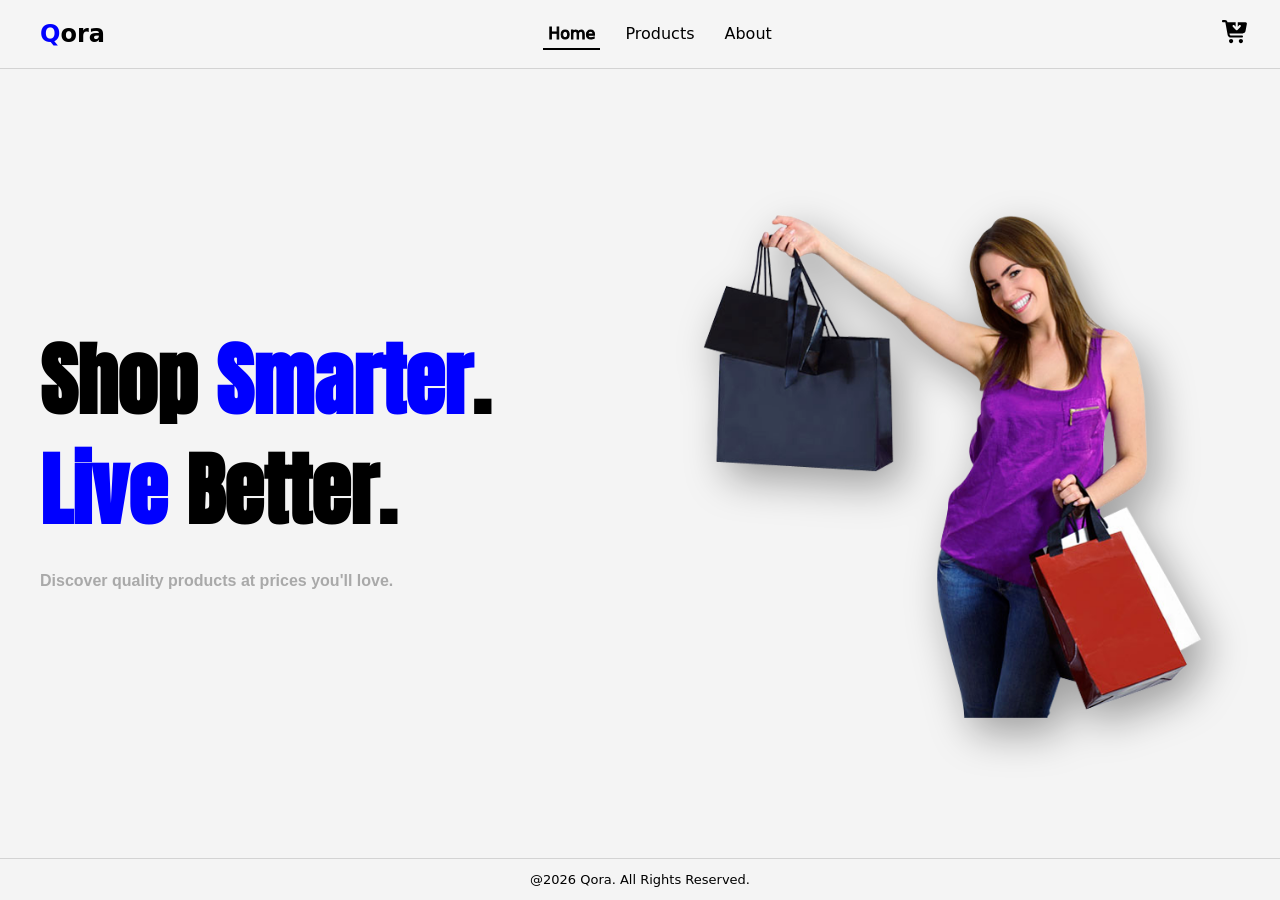
<file: index.html>
<!DOCTYPE html>
<html lang="en">

    <head>
        <title>Qora</title>
        <meta charset="utf-8">
        <meta name="viewport" content="width= device-width, initial-scale= 1.0">
        <link rel="stylesheet" href="nav.css">
        <link rel="stylesheet" href="style.css">
        <link rel="stylesheet" href="footer.css">
        <link rel="stylesheet" href="products.css">
        <link rel="stylesheet" href="home.css">
        <link href="https://fonts.googleapis.com/css2?family=Anton&display=swap" rel="stylesheet">
        <link rel="shortcut icon" href="q.svg" type="image/x-icon">
    </head>

    <body>

        <nav>
            <a href="index.html" class="brand"><h1><span class="letterQ">Q</span>ora</h1></a>

            <ul>
                <li><a href="#" class="navlink active">Home</a></li>
                <li><a href="products.html" class="navlink">Products</a></li>
                <li><a href="about.html" class="navlink">About</a></li>
            </ul>

            <a href="#" id="cart" onclick="openCart(); return false;">
                <img src="cart.svg" alt="cart">
            </a>
        </nav>

        <main class="hero">
            <div class="hero-container">
                <h1 class="tagline">
                    <span class="typing-line black">Shop <span>Smarter</span>.</span><br>
                    <span class="typing-line black"> <span>Live</span> Better.</span>
                </h1>

                <p class="description typing-line">Discover quality products at prices you'll love.</p>
            </div>

            <div class="hero-image">
                <img src="person.png" alt="A woman with shopping bags.">
            </div>
        </main>

        <footer>
            <p>@2026 Qora. All Rights Reserved.</p>
        </footer>

        <script src="script.js"></script>
    </body>
</html>
</file>
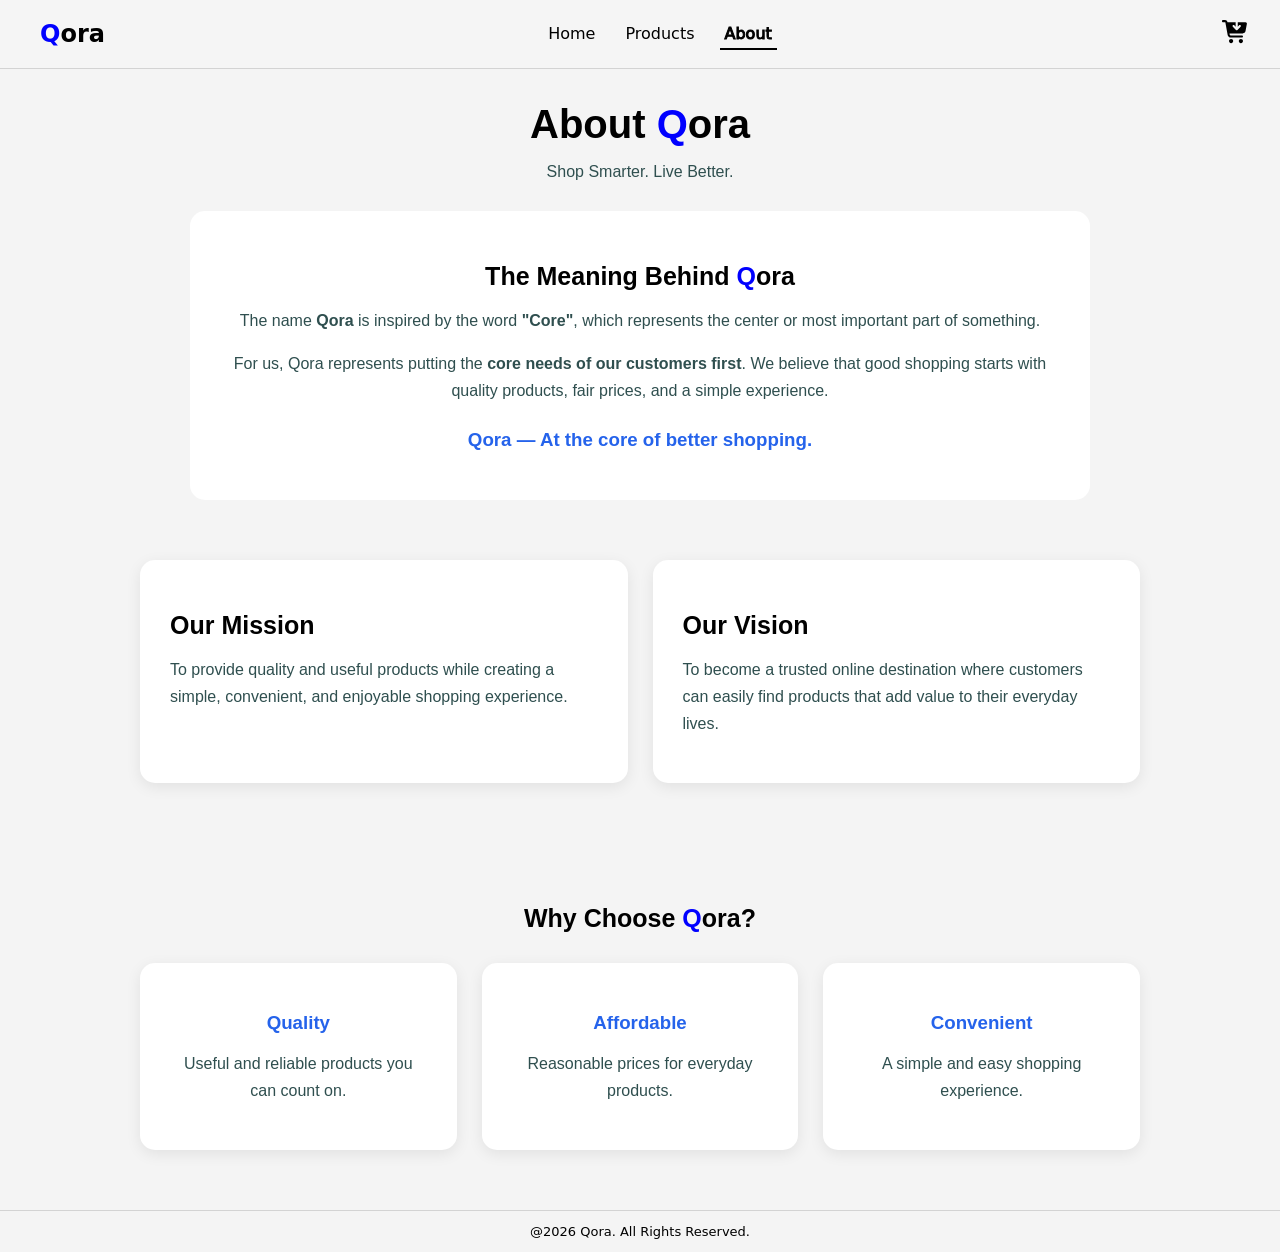
<file: about.html>
<!DOCTYPE html>
<html lang="en">

    <head>
        <title>Qora</title>
        <meta charset="utf-8">
        <meta name="viewport" content="width= device-width, initial-scale= 1.0">
        <link rel="stylesheet" href="nav.css">
        <link rel="stylesheet" href="style.css">
        <link rel="stylesheet" href="footer.css">
        <link rel="stylesheet" href="products.css">
        <link rel="shortcut icon" href="q.svg" type="image/x-icon">
        <link rel="stylesheet" href="about.css">
    </head>

    <body>

        <nav>
            <a href="index.html" class="brand"><h1><span class="letterQ">Q</span>ora</h1></a>

            <ul>
                <li><a href="index.html" class="navlink">Home</a></li>
                <li><a href="products.html" class="navlink">Products</a></li>
                <li><a href="#" class="navlink active">About</a></li>
            </ul>

            <a href="#" id="cart" onclick="openCart(); return false;">
                <img src="cart.svg" alt="cart">
            </a>
        </nav>

        <main class="about">

            <section class="about-hero">
                <h1>About <span class="letterQ">Q</span>ora</h1>
                <p>Shop Smarter. Live Better.</p>
            </section>

            <section class="meaning-section card">
                <h2>The Meaning Behind <span class="letterQ">Q</span>ora</h2>
                <p>
                    The name <strong>Qora</strong> is inspired by the word
                    <strong>"Core"</strong>, which represents the center or
                    most important part of something.
                </p>

                <p>
                    For us, Qora represents putting the
                    <strong>core needs of our customers first</strong>.
                    We believe that good shopping starts with quality products,
                    fair prices, and a simple experience.
                </p>

                <h3>Qora — At the core of better shopping.</h3>
            </section>

            <section class="mission-section card">

                <div class="info-card">
                    <h2>Our Mission</h2>
                    <p>
                        To provide quality and useful products while creating
                        a simple, convenient, and enjoyable shopping experience.
                    </p>
                </div>

                <div class="info-card card">
                    <h2>Our Vision</h2>
                    <p>
                        To become a trusted online destination where customers
                        can easily find products that add value to their everyday lives.
                    </p>
                </div>

            </section>

            <section class="why-qora">
                <h2>Why Choose <span class="letterQ">Q</span>ora?</h2>

                <div class="why-grid">

                    <div class="why-card card">
                        <h3>Quality</h3>
                        <p>Useful and reliable products you can count on.</p>
                    </div>

                    <div class="why-card card">
                        <h3>Affordable</h3>
                        <p>Reasonable prices for everyday products.</p>
                    </div>

                    <div class="why-card card">
                        <h3>Convenient</h3>
                        <p>A simple and easy shopping experience.</p>
                    </div>

                </div>
            </section>

        </main>

        <footer>
            <p>@2026 Qora. All Rights Reserved.</p>
        </footer>

        <script src="script.js"></script>
    </body>
</html>
</file>
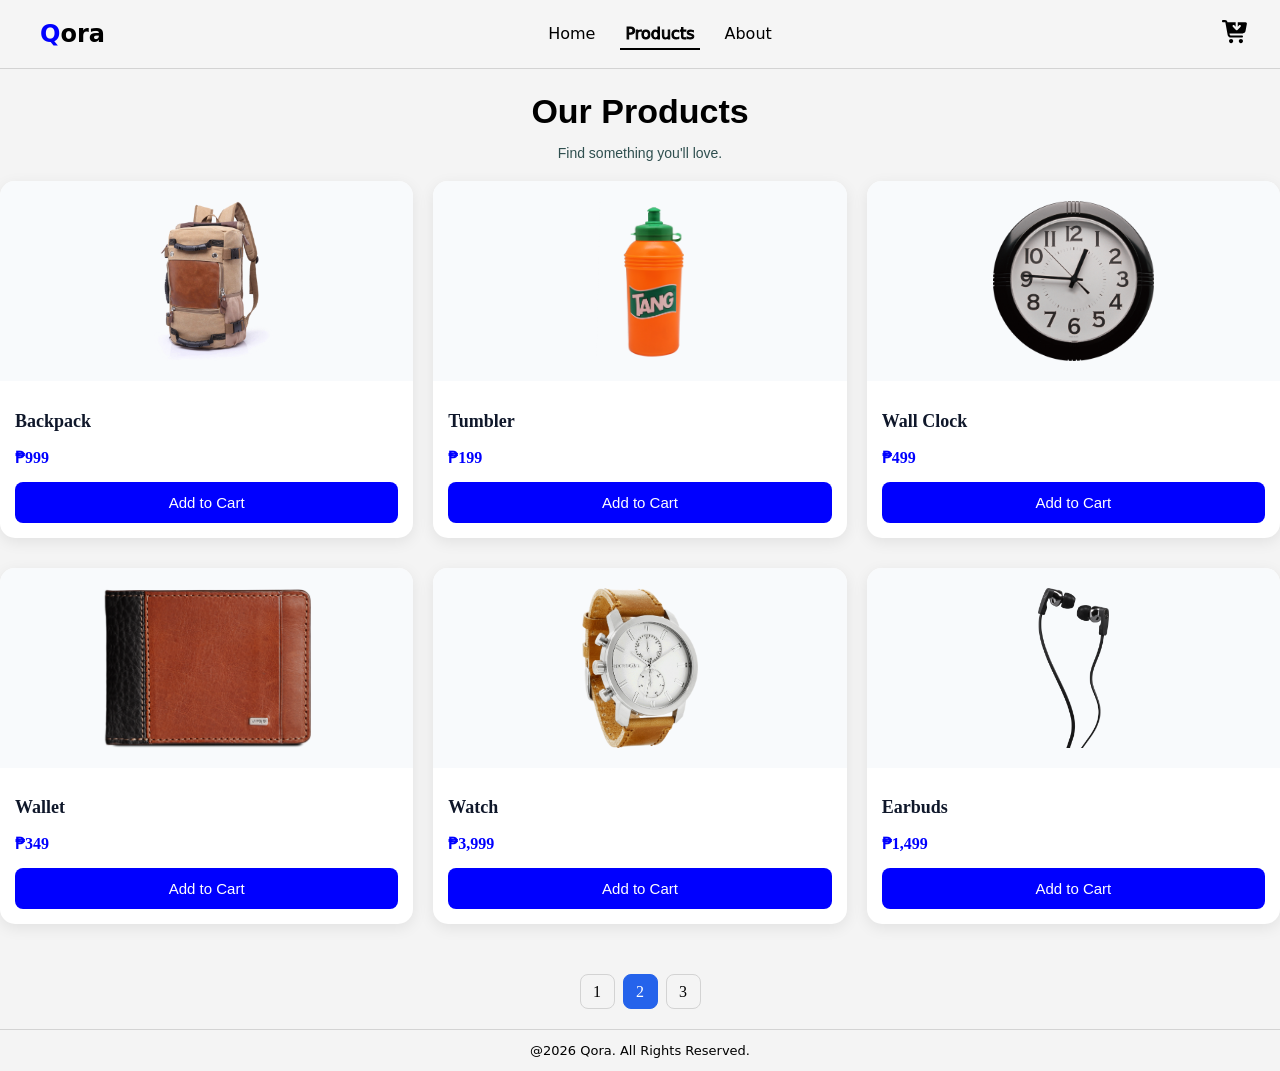
<file: products-2.html>
<!DOCTYPE html>
<html lang="en">

    <head>
        <title>Qora</title>
        <meta charset="utf-8">
        <meta name="viewport" content="width= device-width, initial-scale= 1.0">
        <link rel="stylesheet" href="nav.css">
        <link rel="stylesheet" href="style.css">
        <link rel="stylesheet" href="footer.css">
        <link rel="stylesheet" href="products.css">
        <link rel="shortcut icon" href="q.svg" type="image/x-icon">

    </head>

    <body>

        <nav>
            <a href="index.html" class="brand"><h1><span class="letterQ">Q</span>ora</h1></a>

            <ul>
                <li><a href="index.html" class="navlink">Home</a></li>
                <li><a href="#" class="navlink active">Products</a></li>
                <li><a href="about.html" class="navlink">About</a></li>
            </ul>

            <a href="#" id="cart" onclick="openCart(); return false;">
                <img src="cart.svg" alt="cart">
            </a>
        </nav>

    <main>
            <div class="products-header">
                <h1>Our Products</h1>
                <p>Find something you'll love.</p>
            </div>

            <div class="product-grid">

                <div class="product-card">
                    <div class="product-image">
                        <img src="products/backpack.png" alt="Backpack">
                    </div>

                    <div class="product-info">
                        <h2>Backpack</h2>
                        <p>₱999</p>
                        <button onclick="addToCart('Backpack', 999)">Add to Cart</button>
                    </div>
                </div>

                <div class="product-card">
                    <div class="product-image">
                        <img src="products/tumbler.png" alt="Tumbler">
                    </div>

                    <div class="product-info">
                        <h2>Tumbler</h2>
                        <p>₱199</p>
                        <button onclick="addToCart('Tumbler', 199)">Add to Cart</button>
                    </div>
                </div>

                <div class="product-card">
                    <div class="product-image">
                        <img src="products/wall-clock.png" alt="Wall Clock">
                    </div>

                    <div class="product-info">
                        <h2>Wall Clock</h2>
                        <p>₱499</p>
                        <button onclick="addToCart('Wall Clock', 499)">Add to Cart</button>
                    </div>
                </div>

                <div class="product-card">
                    <div class="product-image">
                        <img src="products/wallet.png" alt="Wallet">
                    </div>

                    <div class="product-info">
                        <h2>Wallet</h2>
                        <p>₱349</p>
                        <button onclick="addToCart('Wallet', 349)">Add to Cart</button>
                    </div>
                </div>

                <div class="product-card">
                    <div class="product-image">
                        <img src="products/watch.png" alt="Watch">
                    </div>

                    <div class="product-info">
                        <h2>Watch</h2>
                        <p>₱3,999</p>
                        <button onclick="addToCart('Watch', 3999)">Add to Cart</button>
                    </div>
                </div>

                <div class="product-card">
                    <div class="product-image">
                        <img src="products/earbuds.png" alt="Earbuds">
                    </div>

                    <div class="product-info">
                        <h2>Earbuds</h2>
                        <p>₱1,499</p>
                        <button onclick="addToCart('Earbuds', 1499)">Add to Cart</button>
                    </div>
                </div>
            </div>

        <div class="pagination">
            <a href="products.html">1</a>
            <a href="#" class="active-page">2</a>
            <a href="products-3.html">3</a>
        </div>

    </main>

        <footer>
            <p>@2026 Qora. All Rights Reserved.</p>
        </footer>

        <script src="script.js"></script>
    </body>
</html>
</file>
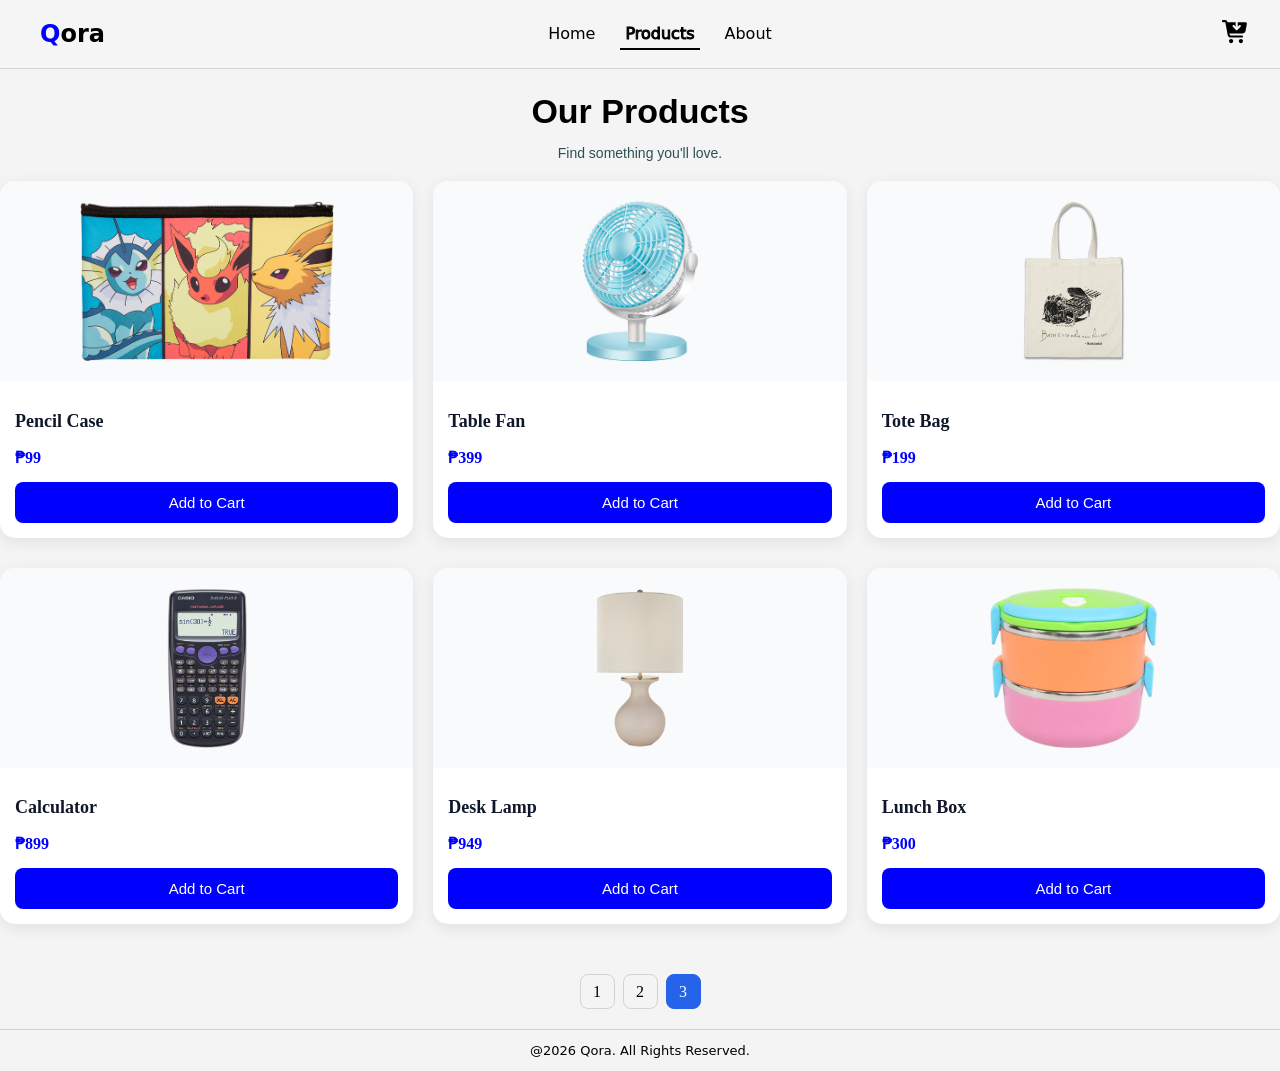
<file: products-3.html>
<!DOCTYPE html>
<html lang="en">

    <head>
        <title>Qora</title>
        <meta charset="utf-8">
        <meta name="viewport" content="width= device-width, initial-scale= 1.0">
        <link rel="stylesheet" href="nav.css">
        <link rel="stylesheet" href="style.css">
        <link rel="stylesheet" href="footer.css">
        <link rel="stylesheet" href="products.css">
        <link rel="shortcut icon" href="q.svg" type="image/x-icon">

    </head>

    <body>

        <nav>
            <a href="index.html" class="brand"><h1><span class="letterQ">Q</span>ora</h1></a>

            <ul>
                <li><a href="index.html" class="navlink">Home</a></li>
                <li><a href="#" class="navlink active">Products</a></li>
                <li><a href="about.html" class="navlink">About</a></li>
            </ul>

            <a href="#" id="cart" onclick="openCart(); return false;">
                <img src="cart.svg" alt="cart">
            </a>
        </nav>

    <main>
            <div class="products-header">
                <h1>Our Products</h1>
                <p>Find something you'll love.</p>
            </div>

            <div class="product-grid">

                <div class="product-card">
                    <div class="product-image">
                        <img src="products/pencil case.png" alt="Pencil Case">
                    </div>

                    <div class="product-info">
                        <h2>Pencil Case</h2>
                        <p>₱99</p>
                        <button onclick="addToCart('Pencil Case', 99)">Add to Cart</button>
                    </div>
                </div>

                <div class="product-card">
                    <div class="product-image">
                        <img src="products/table fan.png" alt="Table Fan">
                    </div>

                    <div class="product-info">
                        <h2>Table Fan</h2>
                        <p>₱399</p>
                        <button onclick="addToCart('Table Fan', 399)">Add to Cart</button>
                    </div>
                </div>

                <div class="product-card">
                    <div class="product-image">
                        <img src="products/tote-bag.png" alt="Tote Bag">
                    </div>

                    <div class="product-info">
                        <h2>Tote Bag</h2>
                        <p>₱199</p>
                        <button onclick="addToCart('Tote Bag', 199)">Add to Cart</button>
                    </div>
                </div>

                <div class="product-card">
                    <div class="product-image">
                        <img src="products/calculator.png" alt="Calculator">
                    </div>

                    <div class="product-info">
                        <h2>Calculator</h2>
                        <p>₱899</p>
                        <button onclick="addToCart('Calculator', 899)">Add to Cart</button>
                    </div>
                </div>

                <div class="product-card">
                    <div class="product-image">
                        <img src="products/desk-lamp.png" alt="Desk Lamp">
                    </div>

                    <div class="product-info">
                        <h2>Desk Lamp</h2>
                        <p>₱949</p>
                        <button onclick="addToCart('Desk Lamp', 949)">Add to Cart</button>
                    </div>
                </div>

                <div class="product-card">
                    <div class="product-image">
                        <img src="products/lunch-box.png" alt="Lunch Box">
                    </div>

                    <div class="product-info">
                        <h2>Lunch Box</h2>
                        <p>₱300</p>
                        <button onclick="addToCart('Lunch Box', 300)">Add to Cart</button>
                    </div>
                </div>
            </div>

        <div class="pagination">
            <a href="products.html">1</a>
            <a href="products-2.html">2</a>
            <a href="#" class="active-page">3</a>
        </div>

    </main>

        <footer>
            <p>@2026 Qora. All Rights Reserved.</p>
        </footer>

        <script src="script.js"></script>
    </body>
</html>
</file>
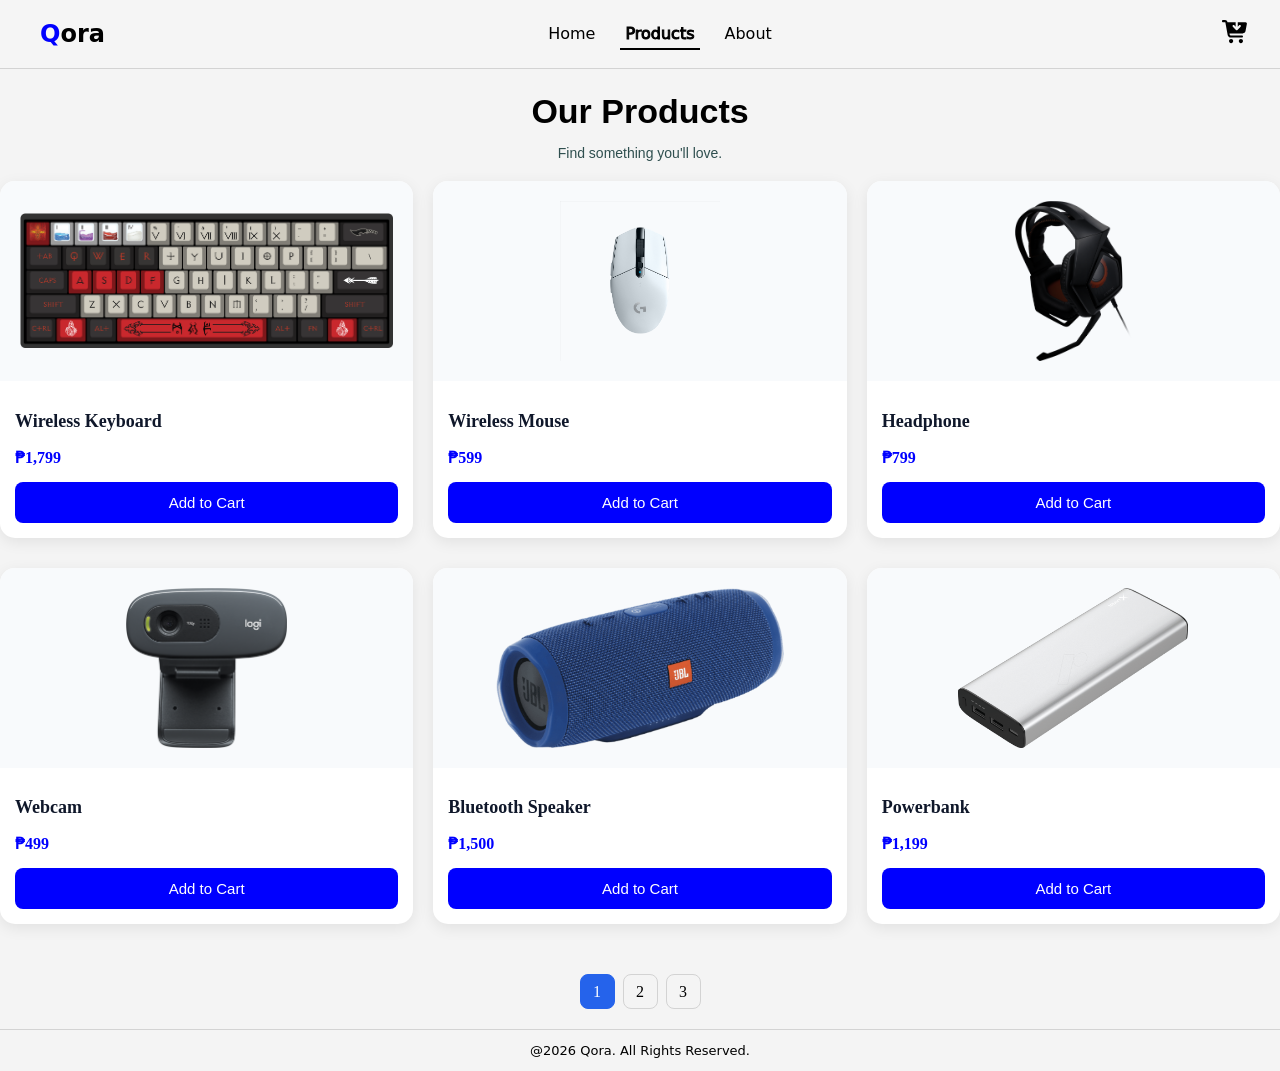
<file: products.html>
<!DOCTYPE html>
<html lang="en">

    <head>
        <title>Qora</title>
        <meta charset="utf-8">
        <meta name="viewport" content="width= device-width, initial-scale= 1.0">
        <link rel="stylesheet" href="nav.css">
        <link rel="stylesheet" href="style.css">
        <link rel="stylesheet" href="footer.css">
        <link rel="stylesheet" href="products.css">
        <link rel="shortcut icon" href="q.svg" type="image/x-icon">

    </head>

    <body>

        <nav>
            <a href="index.html" class="brand"><h1><span class="letterQ">Q</span>ora</h1></a>

            <ul>
                <li><a href="index.html" class="navlink">Home</a></li>
                <li><a href="#" class="navlink active">Products</a></li>
                <li><a href="about.html" class="navlink">About</a></li>
            </ul>

            <a href="#" id="cart" onclick="openCart(); return false;">
                <img src="cart.svg" alt="cart">
            </a>
        </nav>

    <main>
            <div class="products-header">
                <h1>Our Products</h1>
                <p>Find something you'll love.</p>
            </div>

            <div class="product-grid">

                <div class="product-card">
                    <div class="product-image">
                        <img src="products/keyboard.png" alt="Wireless Keyboard">
                    </div>

                    <div class="product-info">
                        <h2>Wireless Keyboard</h2>
                        <p>₱1,799</p>
                        <button onclick="addToCart('Wireless Keyboard', 1799)">Add to Cart</button>
                    </div>
                </div>

                <div class="product-card">
                    <div class="product-image">
                        <img src="products/mouse.png" alt="Wireless Mouse">
                    </div>

                    <div class="product-info">
                        <h2>Wireless Mouse</h2>
                        <p>₱599</p>
                        <button onclick="addToCart('Wireless Mouse', 599)">Add to Cart</button>
                    </div>
                </div>

                <div class="product-card">
                    <div class="product-image">
                        <img src="products/headphone.png" alt="Headphone">
                    </div>

                    <div class="product-info">
                        <h2>Headphone</h2>
                        <p>₱799</p>
                        <button onclick="addToCart('Headphone', 799)">Add to Cart</button>
                    </div>
                </div>

                <div class="product-card">
                    <div class="product-image">
                        <img src="products/webcam.png" alt="Webcam">
                    </div>

                    <div class="product-info">
                        <h2>Webcam</h2>
                        <p>₱499</p>
                        <button onclick="addToCart('Webcam', 499)">Add to Cart</button>
                    </div>
                </div>

                <div class="product-card">
                    <div class="product-image">
                        <img src="products/speaker.png" alt="Speaker">
                    </div>

                    <div class="product-info">
                        <h2>Bluetooth Speaker</h2>
                        <p>₱1,500</p>
                        <button onclick="addToCart('Bluetooth Speaker', 1500)">Add to Cart</button>
                    </div>
                </div>

                <div class="product-card">
                    <div class="product-image">
                        <img src="products/powerbank.png" alt="Powerbank">
                    </div>

                    <div class="product-info">
                        <h2>Powerbank</h2>
                        <p>₱1,199</p>
                        <button onclick="addToCart('Powerbank', 1199)">Add to Cart</button>
                    </div>
                </div>
            </div>

        <div class="pagination">
            <a href="#" class="active-page">1</a>
            <a href="products-2.html">2</a>
            <a href="products-3.html">3</a>
        </div>

    </main>

        <!-- Cart Modal -->
        <div id="cartModal" class="cart-modal">
            <div class="cart-panel">
                <div class="cart-header">
                    <h2>Shopping Cart</h2>
                    <button class="close-cart" onclick="closeCart()">✕</button>
                </div>
                <div id="cartList" class="cart-items">
                    <p>Cart is empty</p>
                </div>
                <div class="cart-footer">
                    <div class="cart-total">
                        Total: ₱<span id="total">0</span>
                    </div>
                    <button class="checkout-btn" onclick="checkoutCart()">Checkout</button>
                </div>
            </div>
        </div>

        <footer>
            <p>@2026 Qora. All Rights Reserved.</p>
        </footer>

        <script src="script.js"></script>
    </body>
</html>
</file>
<file: nav.css>
nav{
    border-bottom: 1px solid lightgray;
    background-color: #f5f5f5;
    display: grid;
    grid-template-columns: 1fr auto 1fr;
    align-items: center;
    font-family: system-ui, -apple-system, BlinkMacSystemFont, 'Segoe UI', Roboto, Oxygen, Ubuntu, Cantarell, 'Open Sans', 'Helvetica Neue', sans-serif;
}

nav ul li{
    list-style: none;
}

.navlink{
    color: black;
    text-decoration: none;
    border-bottom: 2px solid transparent;
    padding: 5px;
}

.navlink:hover{
    -webkit-text-stroke: 1px black;
    border-bottom: 2px solid black;
}

nav ul{
    display: flex;
    gap: 20px;
    justify-self: center;
}

.brand{
    justify-self: start;
    margin-left: 40px;
    text-decoration: none;
    color: black;
}

#cart{
    justify-self: end;
    margin-right: 30px;
    color: black;
    text-decoration: none;
}

#cart img{
    width: 28px;
    height: 28px;
}

.active{
    -webkit-text-stroke: 1px black;
    border-bottom: 2px solid black;
}

.letterQ{
    color: blue;
}

@media (max-width: 768px) {

    nav {
        grid-template-columns: 1fr auto 1fr;
    }

    nav ul {
        gap: 10px;
    }

    .brand {
        margin-left: 20px;
    }

    #cart {
        margin-right: 20px;
    }
}

@media (max-width: 480px) {

    nav {
        grid-template-columns: 1fr auto 1fr;
    }

    nav ul {
        gap: 5px;
    }

    .navlink {
        padding: 3px;
        font-size: 14px;
    }

    .brand {
        margin-left: 10px;
    }

    #cart {
        margin-right: 10px;
    }

    #cart img {
        width: 24px;
        height: 24px;
    }
}
</file>
<file: style.css>
*{
    box-sizing: border-box;
}

html{
    scroll-behavior: smooth;
}

body{
    margin: 0;
    padding: 0;
    display: flex;
    flex-direction: column;
    min-height: 100vh;
}

main{
    flex: 1;
    background-color: #f4f4f4;
}
</file>
<file: footer.css>
footer{
    font-family: system-ui, -apple-system, BlinkMacSystemFont, 'Segoe UI', Roboto, Oxygen, Ubuntu, Cantarell, 'Open Sans', 'Helvetica Neue', sans-serif;
    font-size: 13px;
    border-top: 1px solid lightgray;
    text-align: center;
    background-color: #f4f4f4;
}
</file>
<file: products.css>
.products-header {
    text-align: center;
    margin-bottom: 20px;
    font-family: 'Anton', sans-serif;
}

.products-header h1 {
    font-size: 40px;
    color: black;
    margin-bottom: 10px;
}

.products-header p {
    color: darkslategray;
    font-size: 16px;
}

.product-grid {
    display: grid;
    grid-template-columns: repeat(auto-fit, minmax(400px, 1fr));
    gap: 25px;
}

.product-card {
    background: #FFFFFF;
    border-radius: 15px;
    overflow: hidden;
    box-shadow: 0 4px 15px rgba(0, 0, 0, 0.08);
    transition: transform 0.2s ease, box-shadow 0.2s ease;
    margin-bottom: 10px;
}

.product-card:hover {
    transform: translateY(-5px);
    box-shadow: 0 8px 20px rgba(0, 0, 0, 0.12);
}

.product-image {
    height: 220px;
    padding: 20px;
    background: #F8FAFC;
    display: flex;
    align-items: center;
    justify-content: center;
}

.product-image img {
    width: 100%;
    height: 100%;
    object-fit: contain;
}

.product-info {
    padding: 20px;
}

.product-info h2 {
    font-size: 20px;
    color: #0F172A;
    margin-bottom: 8px;
}

.product-info p {
    color: blue;
    font-size: 18px;
    font-weight: 700;
    margin-bottom: 15px;
}

.product-info button {
    width: 100%;
    padding: 12px;
    border: none;
    border-radius: 8px;
    background: blue;
    color: white;
    font-size: 15px;
    cursor: pointer;
    transition: background 0.2s ease;
}

.product-info button:hover {
    background: darkblue;
}

.pagination {
    display: flex;
    justify-content: center;
    align-items: center;
    gap: 8px;
    margin: 40px auto 20px;
}

.pagination a {
    display: flex;
    justify-content: center;
    align-items: center;
    width: 40px;
    height: 40px;
    text-decoration: none;
    color: black;
    border: 1px solid lightgray;
    border-radius: 8px;
    transition: 0.2s ease;
}

.pagination a:hover {
    background: #2563EB;
    color: white;
    border-color: #2563EB;
}

.pagination .active-page {
    background: #2563EB;
    color: white;
    border-color: #2563EB;
}

/* Cart Modal */
.cart-modal {
    display: none;
    position: fixed;
    z-index: 1000;
    left: 0;
    top: 0;
    width: 100%;
    height: 100%;
    background-color: rgba(0, 0, 0, 0.5);
}

.cart-panel {
    background-color: white;
    width: 90%;
    max-width: 500px;
    margin: 80px auto;
    padding: 20px;
    border-radius: 10px;
}

.cart-header {
    display: flex;
    justify-content: space-between;
    align-items: center;
    margin-bottom: 15px;
    border-bottom: 1px solid lightgray;
    padding-bottom: 10px;
}

.cart-header h2 {
    margin: 0;
}

.close-cart {
    border: none;
    background: none;
    font-size: 24px;
    cursor: pointer;
}

.cart-items {
    margin: 15px 0;
    max-height: 300px;
    overflow-y: auto;
}

.cart-item {
    border-bottom: 1px solid lightgray;
    padding: 10px 0;
    display: flex;
    justify-content: space-between;
    align-items: center;
}

.cart-item button {
    border: none;
    background: red;
    color: white;
    padding: 7px 10px;
    border-radius: 5px;
    cursor: pointer;
}

.cart-footer {
    display: flex;
    justify-content: space-between;
    align-items: center;
    border-top: 1px solid lightgray;
    padding-top: 10px;
}

.checkout-btn {
    border: none;
    background: blue;
    color: white;
    padding: 10px 20px;
    border-radius: 5px;
    cursor: pointer;
}

@media (min-width: 768px) {
    .products-header h1 {
        font-size: 30px;
    }

    .products-header p {
        font-size: 14px;
    }

    .product-grid {
        grid-template-columns: repeat(2, 1fr);
        gap: 20px;
    }

    .product-image {
        height: 200px;
    }

    .product-info {
        padding: 15px;
    }

    .product-info h2 {
        font-size: 18px;
    }

    .product-info p {
        font-size: 16px;
    }

    .pagination a {
        width: 35px;
        height: 35px;
    }
}

@media (min-width: 1024px) {
    .products-header h1 {
        font-size: 34px;
    }

    .product-grid {
        grid-template-columns: repeat(3, 1fr);
        gap: 20px;
    }

    .product-image {
        height: 200px;
    }

    .product-info {
        padding: 15px;
    }

    .product-info h2 {
        font-size: 18px;
    }

    .product-info p {
        font-size: 16px;
    }
}

@media (max-width: 480px) {
    .product-grid {
        grid-template-columns: 1fr;
    }

    .cart-panel {
        margin: 30px auto;
        width: 92%;
    }
}
</file>
<file: home.css>
.hero {
    display: flex;
    flex-direction: column;
    align-items: center;
    justify-content: center;
    gap: 30px;
    padding: 40px 20px;
}

.hero-container {
    text-align: left;
    max-width: 600px;
}

.tagline {
    font-family: 'Anton', sans-serif;
    font-size: 60px;
    margin: 0;
    line-height: 1.2;
}

.description {
    font-family: Verdana, Geneva, Tahoma, sans-serif;
    font-size: 16px;
    font-weight: 700;
    color: darkgray;
    margin: 20px 0 0 0;
}

.hero-image {
    width: 100%;
    display: flex;
    justify-content: center;
}

.hero-image img {
    display: block;
    width: 100%;
    max-width: 400px;
    height: auto;
    object-fit: contain;
    filter: drop-shadow(10px 15px 20px rgba(0, 0, 0, 0.35));
}

span {
    color: blue;
}

.black {
    color: black;
}

.typing-line {
    display: inline-block;
    overflow: hidden;
    white-space: nowrap;
    width: 0;
    animation: typing 3s ease-out forwards;
}

.typing-line:nth-of-type(2) {
    animation-delay: 1.5s;
}

@keyframes typing {
    from {
        width: 0;
    }
    to {
        width: 100%;
    }
}

@media (min-width: 768px) {
    .hero {
        flex-direction: row;
        padding: 60px 40px;
        gap: 50px;
    }

    .tagline {
        font-size: 80px;
    }

    .hero-container {
        flex: 1;
    }

    .hero-image {
        flex: 1;
    }

    .hero-image img {
        max-width: 500px;
    }
}

@media (max-width: 480px) {
    .hero {
        padding: 30px 15px;
        gap: 20px;
    }

    .tagline {
        font-size: 36px;
    }

    .description {
        font-size: 14px;
    }

    .hero-image img {
        max-width: 280px;
    }
}
</file>
<file: about.css>
.about {
    font-family: 'Anton', sans-serif;
}

.about-hero {
    text-align: center;
}

.about-hero h1 {
    font-size: 40px;
    color: black;
    margin-bottom: 10px;
}

.about-hero p {
    color: darkslategray;
    font-size: 16px;
}

.meaning-section h2,
.mission-section h2,
.why-qora h2 {
    color: black;
    font-size: 25px;
    margin-bottom: 10px;
}

.meaning-section p,
.info-card p,
.why-card p {
    color: darkslategray;
    line-height: 1.7;
}

.meaning-section {
    max-width: 900px;
    margin: 30px auto;
    padding: 30px;
    background: white;
    border-radius: 15px;
    text-align: center;
}

.meaning-section h3 {
    margin-top: 25px;
    color: #2563EB;
}

.mission-section {
    max-width: 1000px;
    margin: 60px auto;
    display: grid;
    grid-template-columns: repeat(2, 1fr);
    gap: 25px;
}

.info-card {
    padding: 30px;
    background: white;
    border-radius: 15px;
    box-shadow: 0 4px 15px rgba(0, 0, 0, 0.08);
}

.why-qora {
    max-width: 1000px;
    margin: 0 auto;
    padding: 40px 0 60px;
    text-align: center;
}

.why-grid {
    display: grid;
    grid-template-columns: repeat(3, 1fr);
    gap: 25px;
    margin-top: 30px;
}

.why-card {
    padding: 30px;
    background: white;
    border-radius: 15px;
    box-shadow: 0 4px 15px rgba(0, 0, 0, 0.08);
    transition: transform 0.2s ease;
}

.why-card:hover {
    transform: translateY(-5px);
}

.why-card h3 {
    color: #2563EB;
    margin-bottom: 10px;
}

@media (max-width: 768px) {
    .about {
        padding: 40px 5%;
    }

    .about-hero h1 {
        font-size: 38px;
    }

    .mission-section {
        grid-template-columns: 1fr;
    }

    .why-grid {
        grid-template-columns: 1fr;
    }

    .meaning-section {
        padding: 30px 20px;
    }
}

@media (max-width: 480px) {
    .about-hero h1 {
        font-size: 32px;
    }

    .about-hero p {
        font-size: 16px;
    }

    .meaning-section h2,
    .mission-section h2,
    .why-qora h2 {
        font-size: 26px;
    }
}

.card {
    animation: appear 0.8s ease-out;
}

@keyframes appear {
    from {
        opacity: 0;
        transform: translateY(30px);
    }

    to {
        opacity: 1;
        transform: translateY(0);
    }
}
</file>
